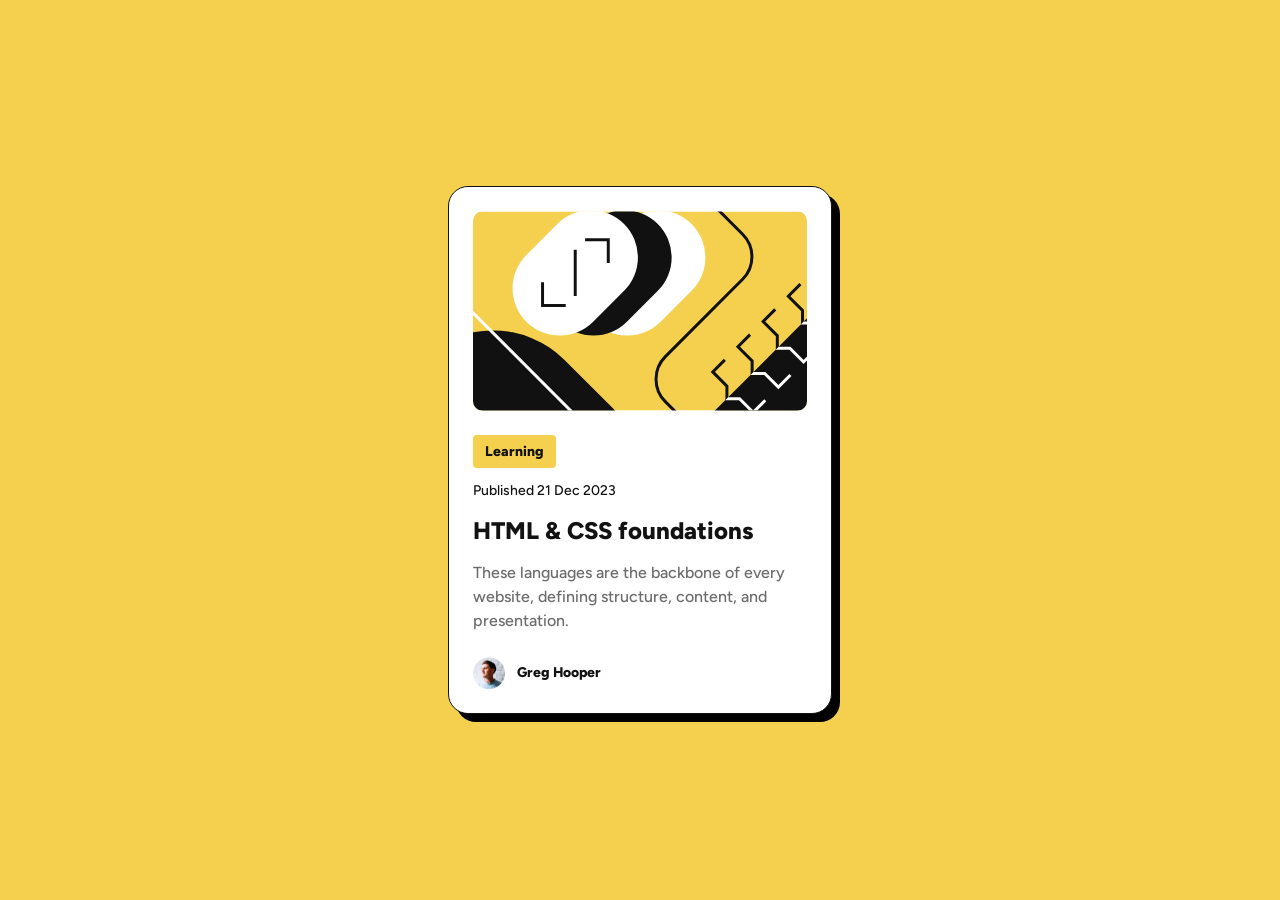
<file: blog-preview-card/index.html>
<!DOCTYPE html>
<html lang="en">
<head>
  <meta charset="UTF-8">
  <meta content="width=device-width, initial-scale=1.0" name="viewport">
  <!-- displays site properly based on user's device -->

  <link href="./assets/images/favicon-32x32.png" rel="icon" sizes="32x32" type="image/png">
  <link href="https://fonts.googleapis.com" rel="preconnect">
  <link crossorigin href="https://fonts.gstatic.com" rel="preconnect">
  <link href="https://fonts.googleapis.com/css2?family=Figtree:ital,wght@0,300..900;1,300..900&display=swap"
        rel="stylesheet">

  <title>Frontend Mentor | Blog preview card</title>

  <style>
    *,
    *::before,
    *::after {
      margin: 0;
      padding: 0;
      box-sizing: border-box;
    }

    :root {
      --primary-color: hsl(47, 88%, 63%);
      --secondary-color: hsl(0, 0%, 7%);
      --text-color: hsl(0, 0%, 42%);

    }

    html, body {
      height: 100%;
    }

    body {
      font-family: "Figtree", sans-serif;
      background-color: var(--primary-color);
      display: flex;
      justify-content: center;
      align-items: center;
      line-height: 1.5;
      letter-spacing: 0;
      padding-left: 24px;
      padding-right: 24px;
    }

    img {
      max-width: 100%;
    }

    p {
      color: var(--text-color);

      font-weight: 500;
    }

    .container {
      max-width: 384px;
      border-radius: 20px;
      background-color: white;
      padding: 24px;
      display: flex;
      flex-direction: column;
      gap: 24px;
      color: var(--secondary-color);
      border: 1px solid currentColor;
      box-shadow: 8px 8px black;
      transition: all 0.2s ease-out;
      cursor: pointer;
    }

    .container:hover {
      /*transform: scale(1.01);*/
      transform: translateY(-4px);
      box-shadow: 10px 12px black;
    }

    .img-box {
      overflow: hidden;
      line-height: 0;
      border-radius: 10px;
    }

    .content-box {
      display: flex;
      flex-direction: column;
      align-items: start;
      gap: 12px;
    }

    .tag {
      text-transform: capitalize;
      border-radius: 4px;
      border: none;
      background-color: var(--primary-color);
      padding: 6px 12px;
      font-size: 0.875rem;
      font-weight: 800;
    }

    .date {
      font-size: 0.875rem;
      color: var(--secondary-color);
    }

    h2 {
      font-size: 1.5rem;
      font-weight: 800;
      line-height: 1.5;
    }

    .avatar-box {
      display: flex;
      align-items: center;
      gap: 12px;
    }

    .avatar-box img {
      width: 32px;
      height: 32px;
    }

    .avatar-box h3 {
      font-size: 0.875rem;
      font-weight: 800;
    }

    @media (max-width: 376px) {
      p {
        font-size: 0.875rem;
      }

      .tag, .date {
        font-size: 0.75rem;
      }

      .content-box h2 {
        font-size: 1rem;
        letter-spacing: 0;
      }

    }
  </style>

</head>
<body>

<div class="container">
  <div class="img-box">
    <img alt="illustration" src="assets/images/illustration-article.svg"/>
  </div>

  <div class="content-box">
    <span class="tag">Learning</span>
    <p class="date">Published 21 Dec 2023</p>
    <h2>HTML & CSS foundations</h2>
    <p>These languages are the backbone of every website, defining structure, content, and presentation.
    </p>
  </div>

  <div class="avatar-box">
    <img alt="avatar" src="assets/images/image-avatar.webp"/>
    <h3>Greg Hooper</h3>
  </div>
</div>
</body>
</html>
</file>
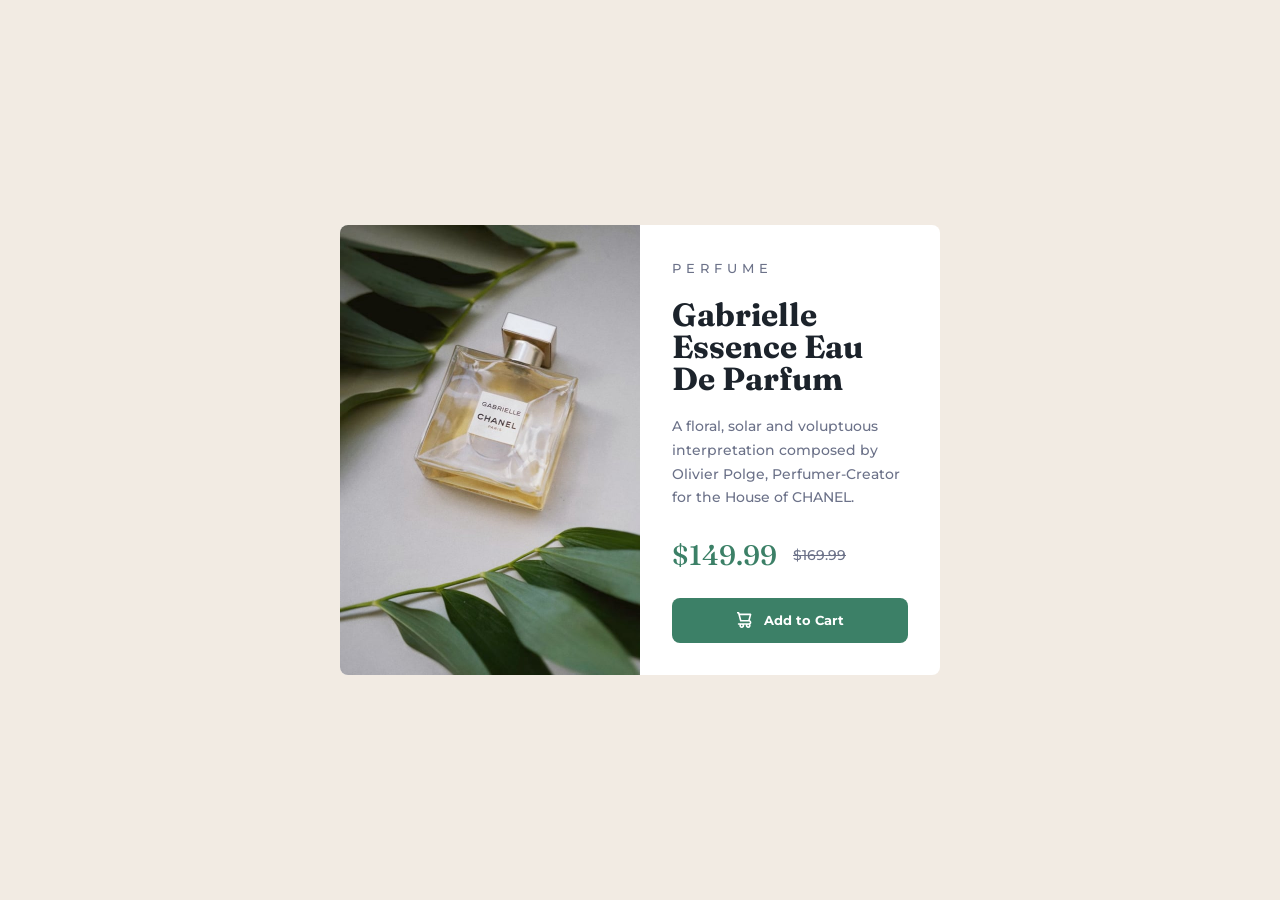
<file: product-preview-card-component/index.html>
<!DOCTYPE html>
<html lang="en">
  <head>
    <meta charset="UTF-8" />
    <meta name="viewport" content="width=device-width, initial-scale=1.0" />

    <link
      rel="icon"
      type="image/png"
      sizes="32x32"
      href="./images/favicon-32x32.png"
    />

    <!-- Google fonts -->
    <link rel="preconnect" href="https://fonts.googleapis.com" />
    <link rel="preconnect" href="https://fonts.gstatic.com" crossorigin />
    <link
      href="https://fonts.googleapis.com/css2?family=Fraunces:opsz,wght@9..144,700&family=Montserrat:wght@500;700&display=swap"
      rel="stylesheet"
    />

    <!-- My css  -->
    <link rel="stylesheet" href="style.css" />

    <title>Product preview card component</title>
  </head>
  <body>
    <main>
      <article class="product">
        <picture class="product__img">
          <source
            srcset="images/image-product-desktop.jpg"
            media="(min-width: 600px)"
          />
          <img
            src="images/image-product-mobile.jpg"
            alt="Gabrielle Essence Eau De Parfum bottle laying flat on the table with green leaves above and below it"
          />
        </picture>

        <div class="product__content">
          <p class="product__category">Perfume</p>
          <h1 class="product__title">Gabrielle Essence Eau De Parfum</h1>
          <p>
            A floral, solar and voluptuous interpretation composed by Olivier
            Polge, Perfumer-Creator for the House of CHANEL.
          </p>
          <div class="flex-group">
            <p class="product__price">
              <span class="visually-hidden">Current Price: </span>
              $149.99
            </p>
            <p class="product__original-price">
              <span class="visually-hidden">Original Price:</span>
              <s>$169.99</s>
            </p>
          </div>
          <button class="btn" data-icon="shopping-cart">Add to Cart</button>
        </div>
      </article>
    </main>
  </body>
</html>
</file>
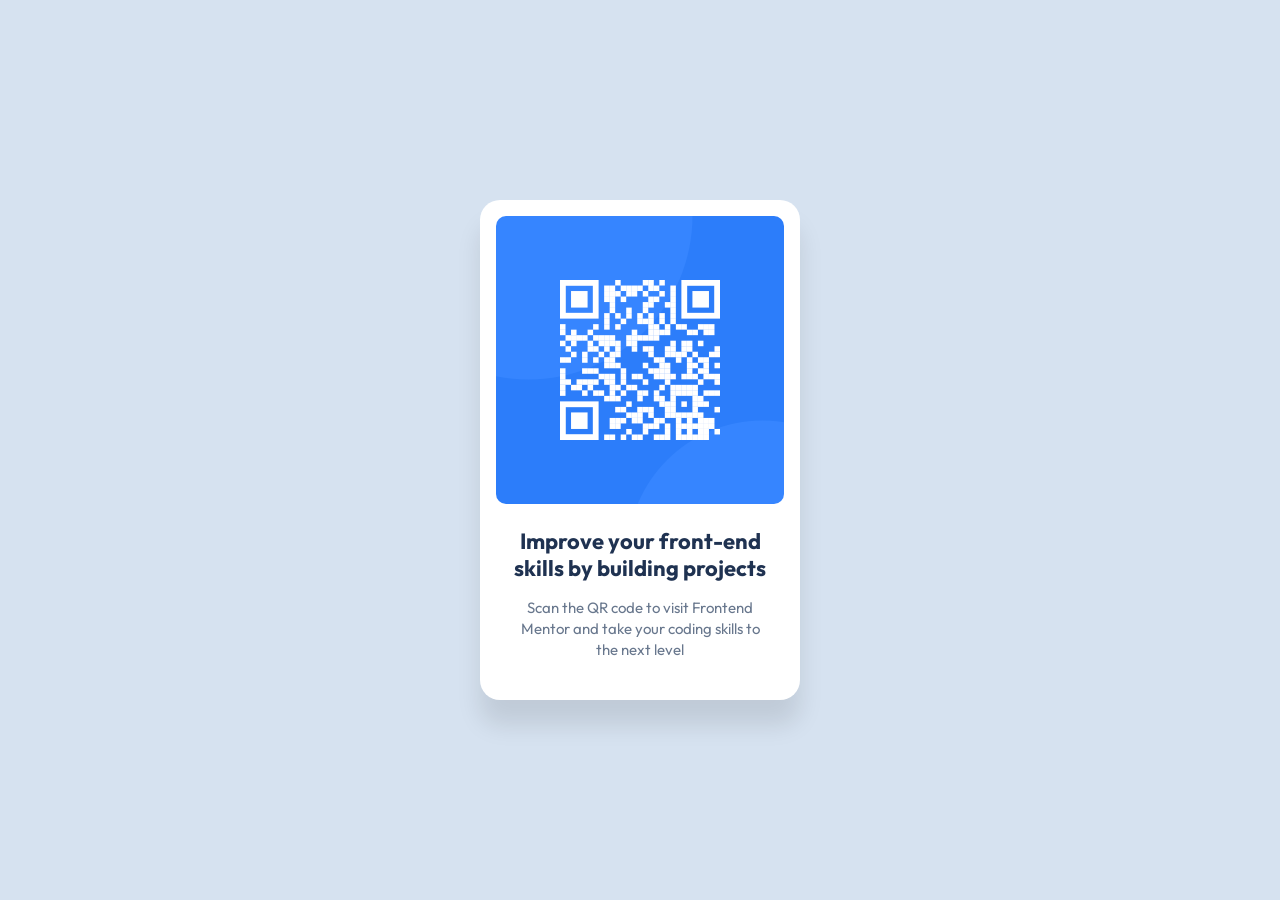
<file: qr-code-component/index.html>
<!DOCTYPE html>
<html lang="en">
<head>
  <meta charset="UTF-8">
  <meta content="width=device-width, initial-scale=1.0" name="viewport">
  <!-- displays site properly based on user's device -->

  <link href="./images/favicon-32x32.png" rel="icon" sizes="32x32" type="image/png">
  <link href="https://fonts.googleapis.com" rel="preconnect">
  <link crossorigin href="https://fonts.gstatic.com" rel="preconnect">
  <link href="https://fonts.googleapis.com/css2?family=Outfit:wght@100..900&display=swap" rel="stylesheet">
  <title>Frontend Mentor | QR code component</title>
  <style>
    *,
    *::before,
    *::after {
      margin: 0;
      padding: 0;
      box-sizing: border-box;
    }

    html, body {
      height: 100%;
    }

    body {
      font-family: "Outfit", sans-serif;
      background-color: hsl(212, 45%, 89%);
      display: flex;
      justify-content: center;
      align-items: center;
      line-height: 1.4;
    }

    img {
      max-width: 100%;
    }

    .container {
      max-width: 320px;
      border-radius: 20px;
      background-color: white;
      text-align: center;
      padding: 16px 16px 40px;
      border: none;
      box-shadow: 0 25px 25px rgba(0, 0, 0, 0.1);
    }

    .img-box {
      overflow: hidden;
      border-radius: 10px;
      margin-bottom: 24px;
      line-height: 0;
    }

    .text-box {
      padding: 0 16px;
    }

    h1 {
      color: hsl(218, 44%, 22%);
      font-size: 1.375rem;
      margin-bottom: 16px;
      letter-spacing: 0;
      line-height: 1.2;
      font-weight: 700;
    }

    p {
      line-height: 1.4;
      font-weight: 400;
      color: hsl(216, 15%, 48%);
      font-size: 0.9375rem;
    }


  </style>

</head>
<body>

<div class="container">
  <div class="img-box">
    <img alt="Qr code image" src="images/image-qr-code.png"/>
  </div>
  <div class="text-box">
    <h1>Improve your front-end skills by building projects</h1>
    <p>Scan the QR code to visit Frontend Mentor and take your coding skills to the next level
    </p>

  </div>
</div>


</body>
</html>
</file>
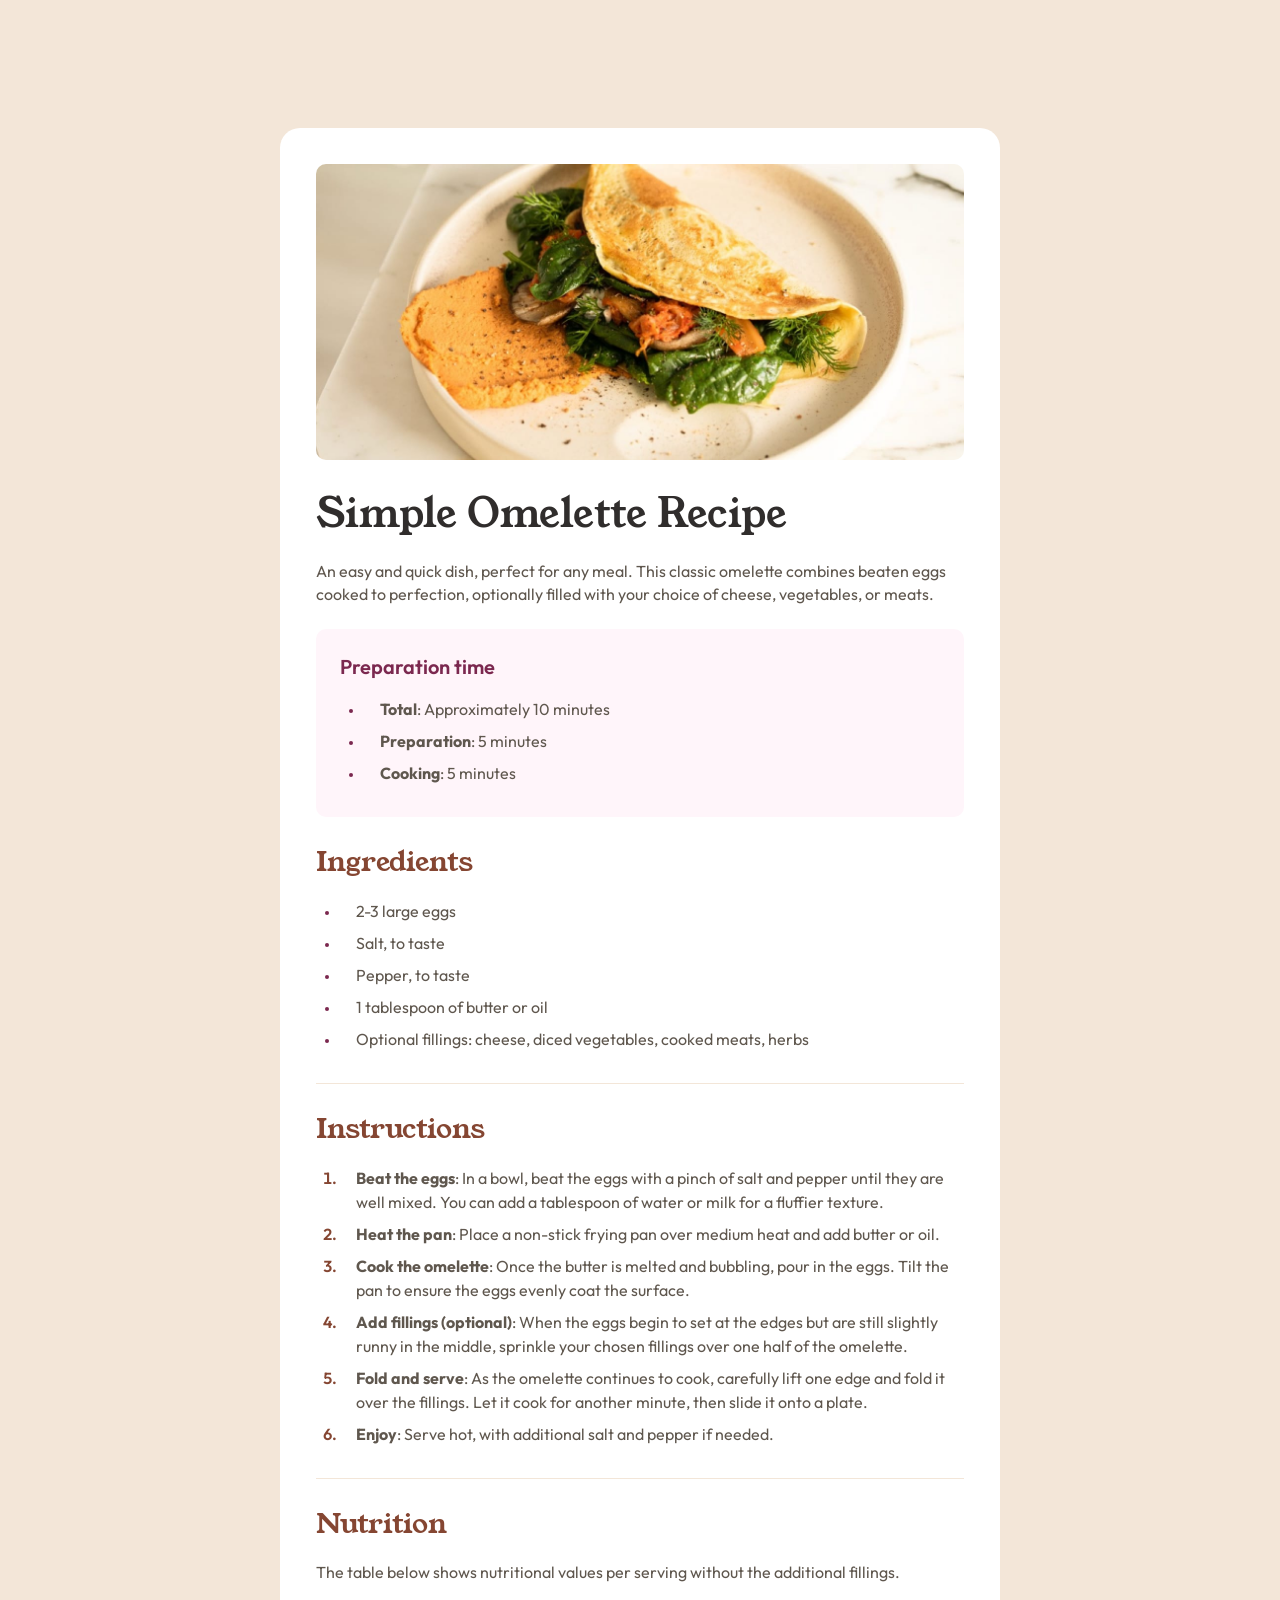
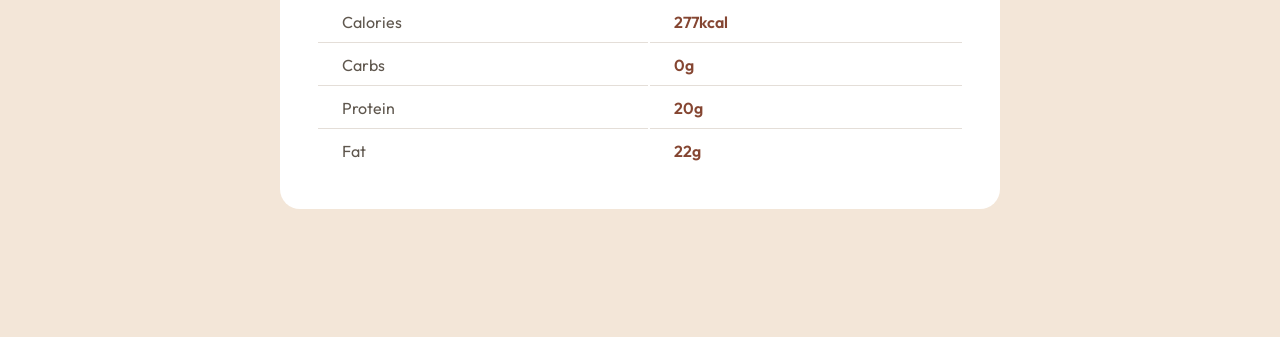
<file: recipe-page/index.html>
<!DOCTYPE html>
<html lang="en">
<head>
  <meta charset="UTF-8">
  <meta content="width=device-width, initial-scale=1.0" name="viewport">
  <!-- displays site properly based on user's device -->
  <link href="https://fonts.googleapis.com" rel="preconnect">
  <link crossorigin href="https://fonts.gstatic.com" rel="preconnect">
  <link href="https://fonts.googleapis.com/css2?family=Outfit:wght@100..900&family=Young+Serif&display=swap"
        rel="stylesheet">

  <link href="./assets/images/favicon-32x32.png" rel="icon" sizes="32x32" type="image/png">

  <title>Frontend Mentor | Recipe page</title>

  <!-- Feel free to remove these styles or customise in your own stylesheet 👍 -->
  <style>
    *,
    *::before,
    *::after {
      margin: 0;
      padding: 0;
      box-sizing: border-box;
    }

    :root {
      --primary-color: hsl(14, 45%, 36%);
      --rose-800: hsl(332, 51%, 32%);
      --rose-50: hsl(330, 100%, 98%);
      --stone-900: hsl(24, 5%, 18%);
      --stone-600: hsl(30, 10%, 34%);
      --stone-150: hsl(30, 18%, 87%);
      --stone-100: hsl(30, 54%, 90%);
      --white: hsl(0, 0%, 100%);
    }

    html {
      height: 100%;
    }

    body {
      -webkit-font-smoothing: antialiased;
      font-family: "Outfit", sans-serif;
      font-size: 1rem;
      font-weight: 400;
      line-height: 1.5;
      letter-spacing: 0;
      background-color: var(--stone-100);
      padding: 128px 24px;
    }

    img, picture, video, canvas, svg {
      display: block;
      max-width: 100%;
    }

    h1, h2, h3, h4, h5, h6 {
      font-family: "Young Serif", sans-serif;
      color: var(--primary-color);
    }

    p {
      color: var(--stone-600);
      line-height: 1.4;
      margin-bottom: 16px;
    }

    ul, ol {
      padding-left: 24px;
      color: var(--stone-600);
    }

    ul li::marker {
      font-size: 0.8em;
      color: var(--rose-800);
    }

    li {
      padding-left: 16px;
    }

    ol li::marker {
      font-family: "Outfit", sans-serif;
      color: var(--primary-color);
      font-weight: 600;
    }

    li {
      margin-bottom: 8px;
    }

    .flex {
      display: flex;
    }

    .flex-column {
      flex-direction: column;
    }

    .container {
      padding: 36px;
      gap: 18px;
      background-color: var(--white);
      border-radius: 20px;
      max-width: 720px;
      margin: 0 auto;
    }

    .img-box {
      border-radius: 10px;
      overflow: hidden;
      margin-bottom: 32px;
    }

    .recipe-title {
      color: var(--stone-900);
      font-size: 2.5rem;
      line-height: 1.1;
      font-weight: 400;
      margin-bottom: 24px;
    }

    .recipe-desc {
      margin-bottom: 24px;
    }

    .preparation-time {
      padding: 24px;
      background-color: var(--rose-50);
      border-radius: 10px;
    }

    .preparation-time p {
      color: var(--rose-800);
      font-size: 1.25rem;
      font-weight: 600;
    }

    .box {
      padding: 24px 0;
      border-bottom: 1px solid var(--stone-100);
    }

    .box:last-of-type {
      border-bottom: none;
      padding-bottom: 0;
    }

    .box h2 {
      margin-bottom: 16px;
      font-size: 1.75rem;
      font-weight: 400;
    }

    .nutrition-table {
      width: 100%;
      color: var(--stone-600);
    }

    .nutrition-table tr:last-child td {
      border-bottom: none;
    }

    .nutrition-table td:last-child {
      color: var(--primary-color);
      font-weight: 600;
    }

    .nutrition-table td {
      padding: 8px 24px;
      border-bottom: 1px solid var(--stone-150);
    }

    @media (max-width: 768px) {
      body {
        padding: 64px 24px;
      }

      .container {
        padding: 32px;
      }

      .recipe-title {
        font-size: 2.25rem;
      }
    }

    @media (max-width: 376px) {
      body {
        padding: 0;
      }

      .container {
        border-radius: revert;
        padding-top: 0;
      }

      .img-box {
        border-radius: revert;
        margin-left: -32px;
        margin-right: -32px;
        white-space: nowrap;
        line-height: 0;
      }

      .img-box img {
        width: 100%;
      }

      .recipe-title {
        font-size: 2.25rem;
      }

    }

  </style>
</head>
<body>

<main class="container">
  <div class="img-box">
    <img alt="omelette" src="assets/images/image-omelette.jpeg"/>
  </div>

  <h1 class="recipe-title">Simple Omelette Recipe</h1>
  <p class="recipe-desc">An easy and quick dish, perfect for any meal. This classic omelette combines beaten eggs cooked
    to perfection, optionally filled with your choice of cheese, vegetables, or meats.
  </p>
  <div class="preparation-time">
    <p>Preparation time</p>
    <ul>
      <li><strong>Total</strong>: Approximately 10 minutes</li>
      <li><strong>Preparation</strong>: 5 minutes</li>
      <li><strong>Cooking</strong>: 5 minutes</li>
    </ul>
  </div>

  <div class="box">
    <h2>Ingredients</h2>

    <ul>
      <li>2-3 large eggs</li>
      <li>Salt, to taste</li>
      <li>Pepper, to taste</li>
      <li>1 tablespoon of butter or oil</li>
      <li>Optional fillings: cheese, diced vegetables, cooked meats, herbs
      </li>
    </ul>
  </div>

  <div class="box">
    <h2>Instructions</h2>

    <ol>
      <li>
        <strong>Beat the eggs</strong>: In a bowl, beat the eggs with a pinch of salt and pepper until they are well
        mixed.
        You can add a tablespoon of water or milk for a fluffier texture.
      </li>
      <li>
        <strong>Heat the pan</strong>: Place a non-stick frying pan over medium heat and add butter or oil.
      </li>
      <li>
        <strong>Cook the omelette</strong>: Once the butter is melted and bubbling, pour in the eggs. Tilt the pan to
        ensure
        the eggs evenly coat the surface.
      </li>
      <li>
        <strong>Add fillings (optional)</strong>: When the eggs begin to set at the edges but are still slightly runny
        in the
        middle, sprinkle your chosen fillings over one half of the omelette.
      </li>
      <li>
        <strong>Fold and serve</strong>: As the omelette continues to cook, carefully lift one edge and fold it over the
        fillings. Let it cook for another minute, then slide it onto a plate.
      </li>
      <li>
        <strong>Enjoy</strong>: Serve hot, with additional salt and pepper if needed.
      </li>
    </ol>
  </div>

  <div class="box">
    <h2>Nutrition</h2>
    <p>
      The table below shows nutritional values per serving without the additional fillings.
    </p>

    <table class="nutrition-table">
      <tbody>
      <tr>
        <td>Calories</td>
        <td>277kcal</td>
      </tr>
      <tr>
        <td>Carbs</td>
        <td>0g</td>
      </tr>
      <tr>
        <td>Protein</td>
        <td>20g</td>
      </tr>
      <tr>
        <td>Fat</td>
        <td>22g</td>
      </tr>
      </tbody>
    </table>
  </div>
</main>

</body>
</html>
</file>
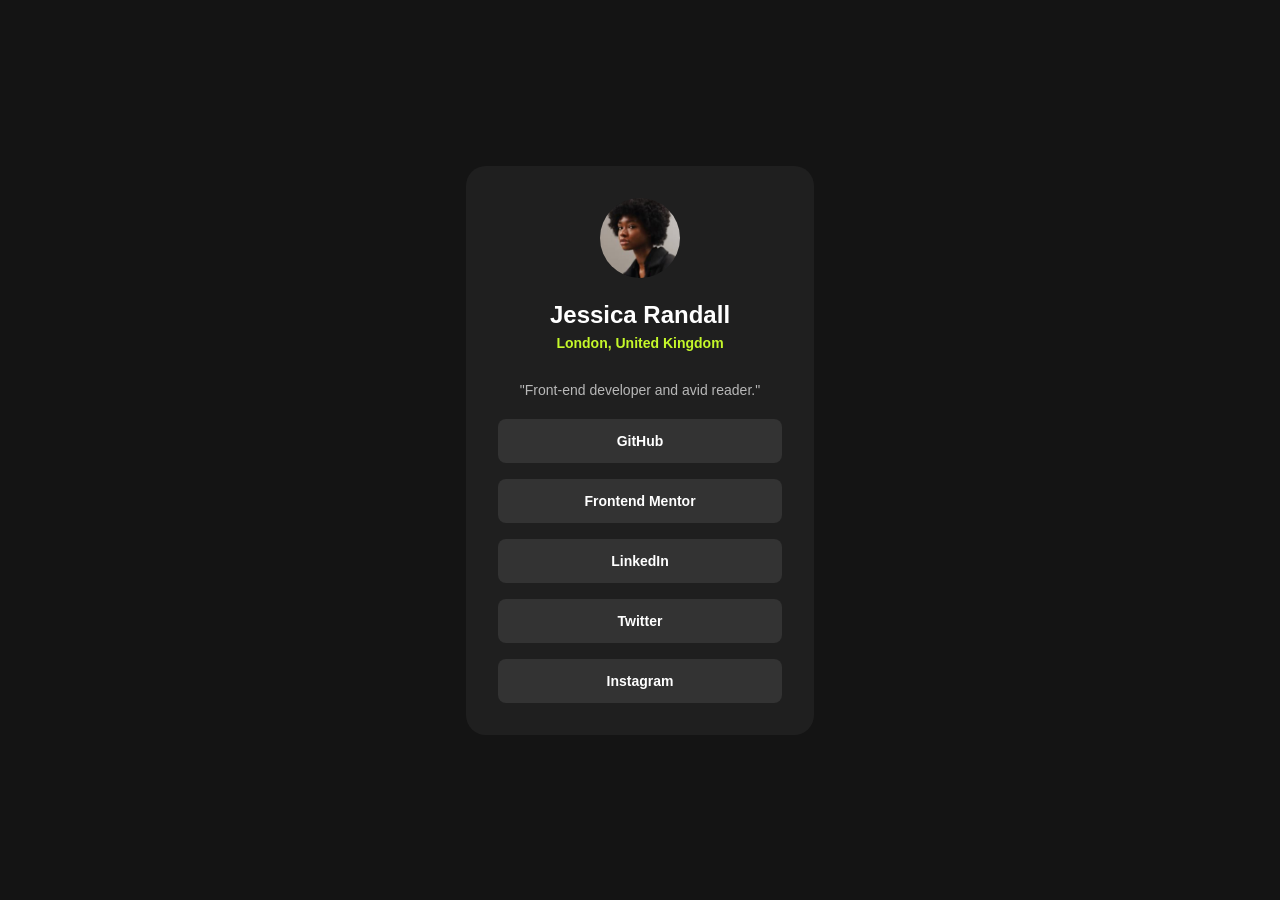
<file: social-links-profile/index.html>
<!DOCTYPE html>
<html lang="en">
<head>
  <meta charset="UTF-8">
  <meta content="width=device-width, initial-scale=1.0" name="viewport">
  <!-- displays site properly based on user's device -->

  <link href="./assets/images/favicon-32x32.png" rel="icon" sizes="32x32" type="image/png">

  <title>Frontend Mentor | Social links profile</title>

  <style>
    *,
    *::before,
    *::after {
      margin: 0;
      padding: 0;
      box-sizing: border-box;
    }

    :root {
      --primary-color: hsl(75, 94%, 57%);
      --secondary-color: hsl(0, 0%, 100%);
      --grey-400: hsl(0, 0%, 72%);
      --grey-700: hsl(0, 0%, 20%);
      --grey-800: hsl(0, 0%, 12%);
      --grey-900: hsl(0, 0%, 8%);
    }

    html, body {
      height: 100%;
    }

    body {
      font-family: "Figtree", sans-serif;
      background-color: var(--grey-900);
      display: flex;
      justify-content: center;
      align-items: center;
      line-height: 1.5;
      letter-spacing: 0;
      padding-left: 24px;
      padding-right: 24px;
    }

    img {
      max-width: 100%;
    }

    p {
      font-size: 0.875rem;
    }

    .flex {
      display: flex;
    }

    .flex-column {
      flex-direction: column;
    }

    .container {
      text-align: center;
      color: white;
      padding: 32px;
      gap: 18px;
      background-color: var(--grey-800);
      border-radius: 20px;
      min-width: 348px;
      /*max-width: 500px;*/
    }

    .user-info {
      margin-bottom: 8px;
    }

    .user-info img {
      width: 80px;
      height: 80px;
      border-radius: 50%;
    }

    .user-name {
      font-size: 1.5rem;
      font-weight: 700;
      margin-top: 12px;
    }

    .user-location {
      font-weight: 600;
      color: var(--primary-color);
    }

    .designation {
      color: var(--grey-400);
    }

    .social-buttons {
      gap: 16px;
    }

    .social-btn {
      font-size: 0.875rem;
      color: white;
      font-weight: 600;
      background-color: var(--grey-700);
      border: none;
      border-radius: 8px;
      padding: 14px 28px;
      cursor: pointer;
      transition: all 0.2s ease-out;
    }

    .social-btn:hover {
      color: var(--grey-900);
      background-color: var(--primary-color);
    }

    @media (max-width: 376px) {
      .container {
        padding: 24px;
        min-width: unset;
        width: 100%;
      }
    }
  </style>

</head>
<body>

<div class="container flex flex-column">
  <figure class="user-info">
    <img alt="user avatar" src="assets/images/avatar-jessica.jpeg"/>
    <figcaption>
      <h1 class="user-name">Jessica Randall</h1>
      <p class="user-location">London, United Kingdom</p>
    </figcaption>
  </figure>

  <p class="designation">"Front-end developer and avid reader."</p>

  <div class="social-buttons flex flex-column">
    <button class="social-btn">GitHub</button>
    <button class="social-btn">Frontend Mentor</button>
    <button class="social-btn">LinkedIn</button>
    <button class="social-btn">Twitter</button>
    <button class="social-btn">Instagram</button>
  </div>
</div>
</body>
</html>
</file>
<file: product-preview-card-component/style.css>
/* Custom Properties */
:root {
  --clr-primary-400: hsl(158, 36%, 37%);
  --clr-primary-500: hsl(158, 36%, 20%);
  --clr-secondary-200: hsl(30, 38%, 92%);

  --clr-neutral-900: hsl(212, 21%, 14%);
  --clr-neutral-400: hsl(228, 12%, 48%);
  --clor-neutral-100: hsl(0, 0%, 100%);

  --ff-base: 'Montserrat', sans-serif;
  --ff-accent: 'Fraunces', serif;

  --fw-regular: 500;
  --fw-bold: 700;
}

/*************************
 GLOBAL RESET ( from Josh Comeau )
*/

/*
  1. Use a more-intuitive box-sizing model.
*/
*,
*::before,
*::after {
  box-sizing: border-box;
}

/*
  2. Remove default margin
*/
* {
  margin: 0;
}

html,
body {
  height: 100%;
}

html {
  /* Root font size set to -> '10px' */
  /* To make use of 'rem' easy */
  font-size: 62.5%;
}

/*
  Typographic tweaks!
  3. Add accessible line-height
  4. Improve text rendering
*/
body {
  line-height: 1.7;
  -webkit-font-smoothing: antialiased;
}

h1,
h2,
h3 {
  line-height: 1;
}

/*
  5. Improve media defaults
*/
img,
picture,
video,
canvas,
svg {
  display: block;
  max-width: 100%;
}

/*
  6. Remove built-in form typography styles
*/
input,
button,
textarea,
select {
  font: inherit;
}

/*
  7. Avoid text overflows
*/
p,
h1,
h2,
h3,
h4,
h5,
h6 {
  overflow-wrap: break-word;
}

/* General Styling */
body {
  font-family: var(--ff-base);
  font-weight: var(--fw-regular);
  color: var(--clr-neutral-400);
  font-size: 1.4rem;
  background-color: var(--clr-secondary-200);

  display: grid;
  place-content: center;
  margin: 0 1.6rem;
}

/* utility styles */
.flex-group {
  display: flex;
  gap: 1.6rem;
  flex-wrap: wrap;
  align-items: center;
}

.visually-hidden:not(:focus):not(:active) {
  clip: rect(0 0 0 0);
  clip-path: inset(50%);
  height: 1px;
  overflow: hidden;
  position: absolute;
  white-space: nowrap;
  width: 1px;
}

/* button styling */
.btn {
  cursor: pointer;
  text-decoration: none;
  font-size: 1.3rem;
  font-weight: var(--fw-bold);
  display: inline-flex;
  gap: 1.2rem;
  justify-content: center;
  align-items: center;

  border: 0;
  border-radius: .8rem;
  padding: 0.75em 1.5em;
  color: var(--clor-neutral-100);
  background-color: var(--clr-primary-400);
}

.btn:hover {
  background-color: var(--clr-primary-500);
}

.btn[data-icon="shopping-cart"]::before {
  content: "";
  background: url('images/icon-cart.svg');
  width: 15px;
  height: 16px;
}

/* product styling */
.product {
  --content-padding: 2.4rem;
  --content-spacing: 1.6rem;

  display: grid;
  background-color: var(--clor-neutral-100);
  border-radius: .8rem;
  overflow: hidden;
  max-width: 60rem;
}

.product__content {
  padding: var(--content-padding);
  display: grid;
  gap: var(--content-spacing);
}

.product__category {
  font-size: 1.3rem;
  text-transform: uppercase;
  letter-spacing: 5px;

}

.product__title {
  font-size: 3.2rem;
  font-family: var(--ff-accent);
  color: var(--clr-neutral-900);
}

.product__price {
  font-size: 2.8rem;
  color: var(--clr-primary-400);
  font-family: var(--ff-accent);
}

@media (min-width: 600px) {
  .product {
    grid-template-columns: 1fr 1fr;
    --content-padding: 3.2rem;
  }
}
</file>
